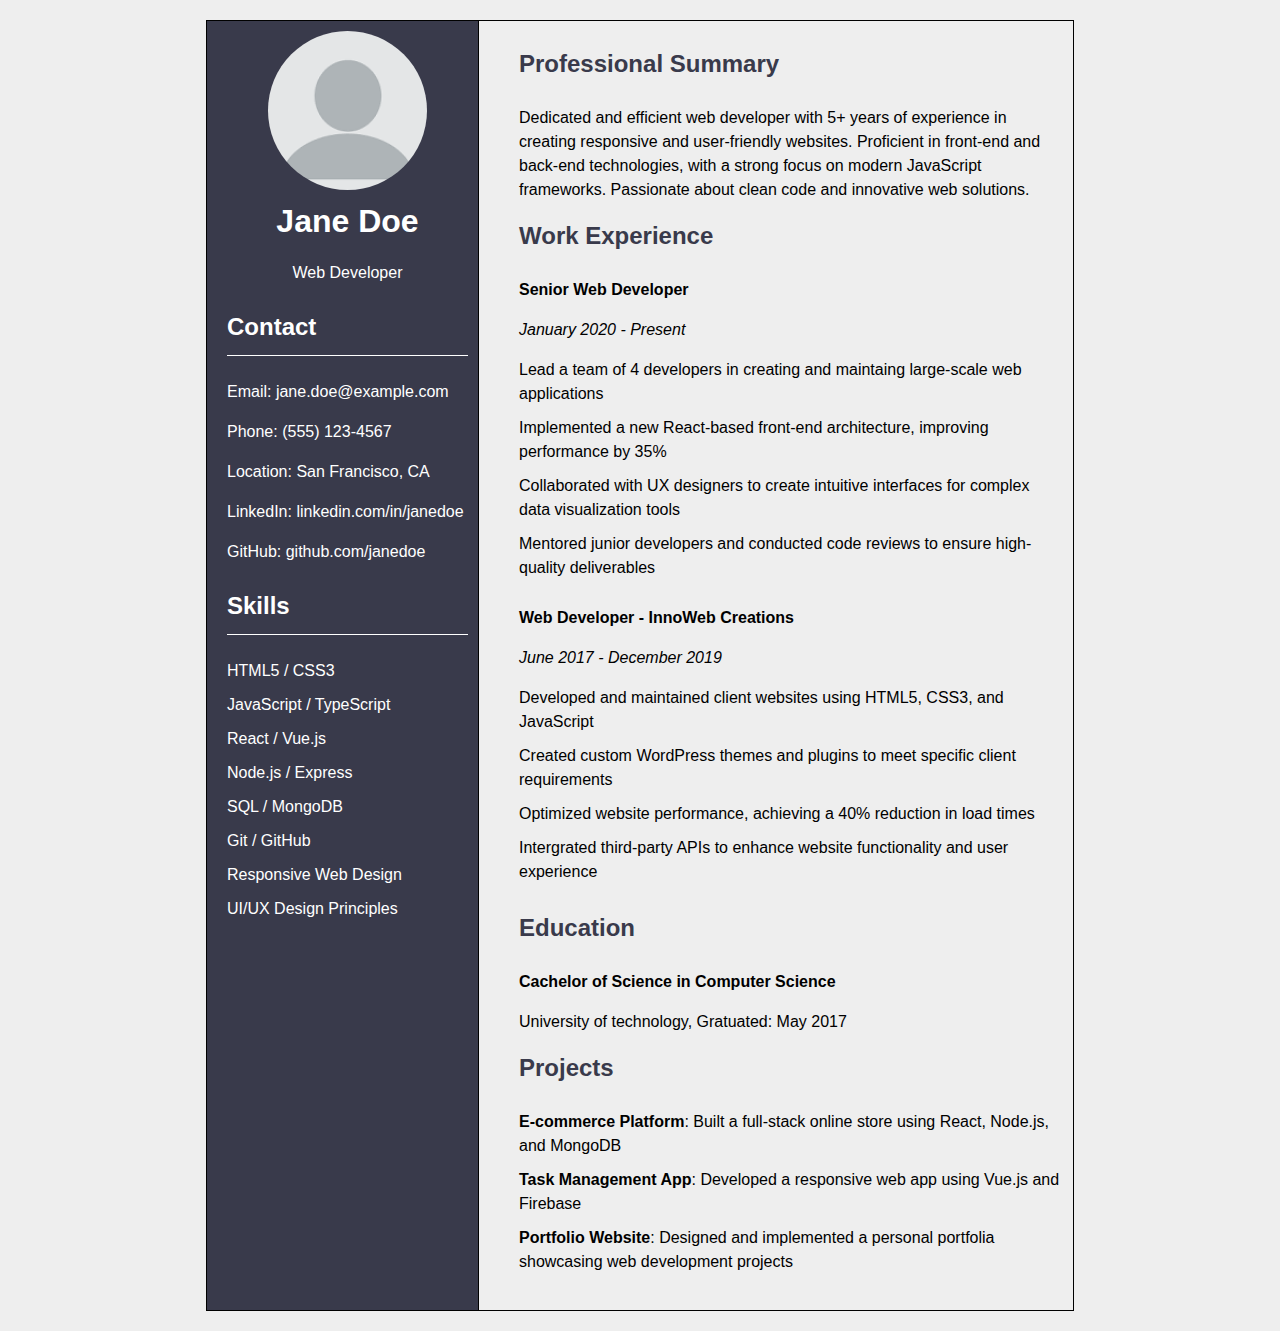
<file: index.html>
<!DOCTYPE html>
<html lang="en">
<head>
    <meta charset="UTF-8">
    <meta name="viewport" content="width=device-width, initial-scale=1.0">
    <title>Jane Doe - Resume</title>
    <link rel="stylesheet" href="two-column.css">
</head>
<body>
    <div class="container">
        <section class="left">
            <section class="info">
                <img src="profile.png" alt="profile picture">
                <h2>Jane Doe</h2>
                <p>Web Developer</p>
            </section>
            <section class="contact">
                <h3>Contact</h3>
                <p>Email: jane.doe@example.com</p>
                <p>Phone: (555) 123-4567</p>
                <p>Location: San Francisco, CA</p>
                <p>LinkedIn: linkedin.com/in/janedoe</p>
                <p>GitHub: github.com/janedoe</p>
            </section>
            <section class="skills">
                <h3>Skills</h3>
                <ul class="skills-list">
                    <li>HTML5 / CSS3</li>
                    <li>JavaScript / TypeScript</li>
                    <li>React / Vue.js</li>
                    <li>Node.js / Express</li>
                    <li>SQL / MongoDB</li>
                    <li>Git / GitHub</li>
                    <li>Responsive Web Design</li>
                    <li>UI/UX Design Principles</li>
                </ul>
            </section>
        </section>
        <section class="right">
            <section class="summary">
                <h3>Professional Summary</h3>
                <p>Dedicated and efficient web developer with 5+ years of experience in creating responsive and user-friendly websites. Proficient in front-end and back-end technologies, with a strong focus on modern JavaScript frameworks. Passionate about clean code and innovative web solutions.</p>
            </section>
            <section class="experience">
                <h3>Work Experience</h3>
                <div class="job">
                    <p class="job-title">Senior Web Developer</p>
                    <p class="job-date">January 2020 - Present</p>
                    <ul class="things-done">
                        <li>Lead a team of 4 developers in creating and maintaing large-scale web applications</li>
                        <li>Implemented a new React-based front-end architecture, improving performance by 35%</li>
                        <li>Collaborated with UX designers to create intuitive interfaces for complex data visualization tools</li>
                        <li>Mentored junior developers and conducted code reviews to ensure high-quality deliverables</li>
                    </ul>
                </div>
                <div class="job">
                    <p class="job-title">Web Developer - InnoWeb Creations</p>
                    <p class="job-date">June 2017 - December 2019</p>
                    <ul class="things-done">
                        <li>Developed and maintained client websites using HTML5, CSS3, and JavaScript</li>
                        <li>Created custom WordPress themes and plugins to meet specific client requirements</li>
                        <li>Optimized website performance, achieving a 40% reduction in load times</li>
                        <li>Intergrated third-party APIs to enhance website functionality and user experience</li>
                    </ul>
                </div>
            </section>
            <section class="education">
                <h3>Education</h3>
                <p class="degree">Cachelor of Science in Computer Science</p>
                <p>University of technology, Gratuated: May 2017</p>
            </section>
            <section class="projects">
                <h3>Projects</h3>
                <ul class="project-list">
                    <li><b>E-commerce Platform</b>: Built a full-stack online store using React, Node.js, and MongoDB</li>
                    <li><b>Task Management App</b>: Developed a responsive web app using Vue.js and Firebase</li>
                    <li><b>Portfolio Website</b>: Designed and implemented a personal portfolia showcasing web development projects</li>
                </ul>
            </section>
        </section>
    </div>
</body>
</html>
</file>
<file: two-column.css>
*{
    box-sizing: border-box;
    /* margin: 0;
    padding: 0; */
    line-height: 1.5em;
}
body{
    font-family: Arial, sans-serif;
    background-color: #eee;
    margin: 20px;
}
h2{
    font-weight: bold;
    font-size: larger;
}
.container{
    display: grid;
    grid-template-columns: 1fr 2fr;
    column-gap: 20px;
    width: 70%;
    margin: 0 auto;
    border: 1px solid black;
}
.left{
    padding: 10px;
    margin-right: 10px;
    border-right: 1px solid black;
    background-color: rgb(57, 58, 75);
    color: white;
}
.left h2{
    font-size: 2em;
    margin: 0;
}
.left > *{
    margin-left: 10px;
}
.left h3{
    border-bottom: 1px solid #fff ;
    padding-bottom: 10px;
    font-size: 1.5em;
}
.info{
    text-align: center;
}
img{
    border-radius: 100%;
    aspect-ratio: 1/1;
    object-fit: cover;
}
.right{
    padding: 10px;
}
.right > section > h3{
    color: rgb(57, 58, 75);
}
.right h3{
    margin-top: 0;
    font-size: 1.5em;
}
.summary{
    padding-top: 15px;
}
.job-title{
    font-weight: bold;
}
.job-date{
    font-style: italic;
}
li{
    padding-bottom: 10px;
}
.things-done{
    list-style: none;
    padding: 0;
}
.skills-list{
    list-style-type: none;
    padding-left: 0;
}
.project-list{
    list-style-type: none;
    padding: 0;
}
.degree{
    font-weight: 700;
}
@media (max-width: 568px) {
    .container{
        width: 95vw;
        margin: unset;
    }
}
</file>
